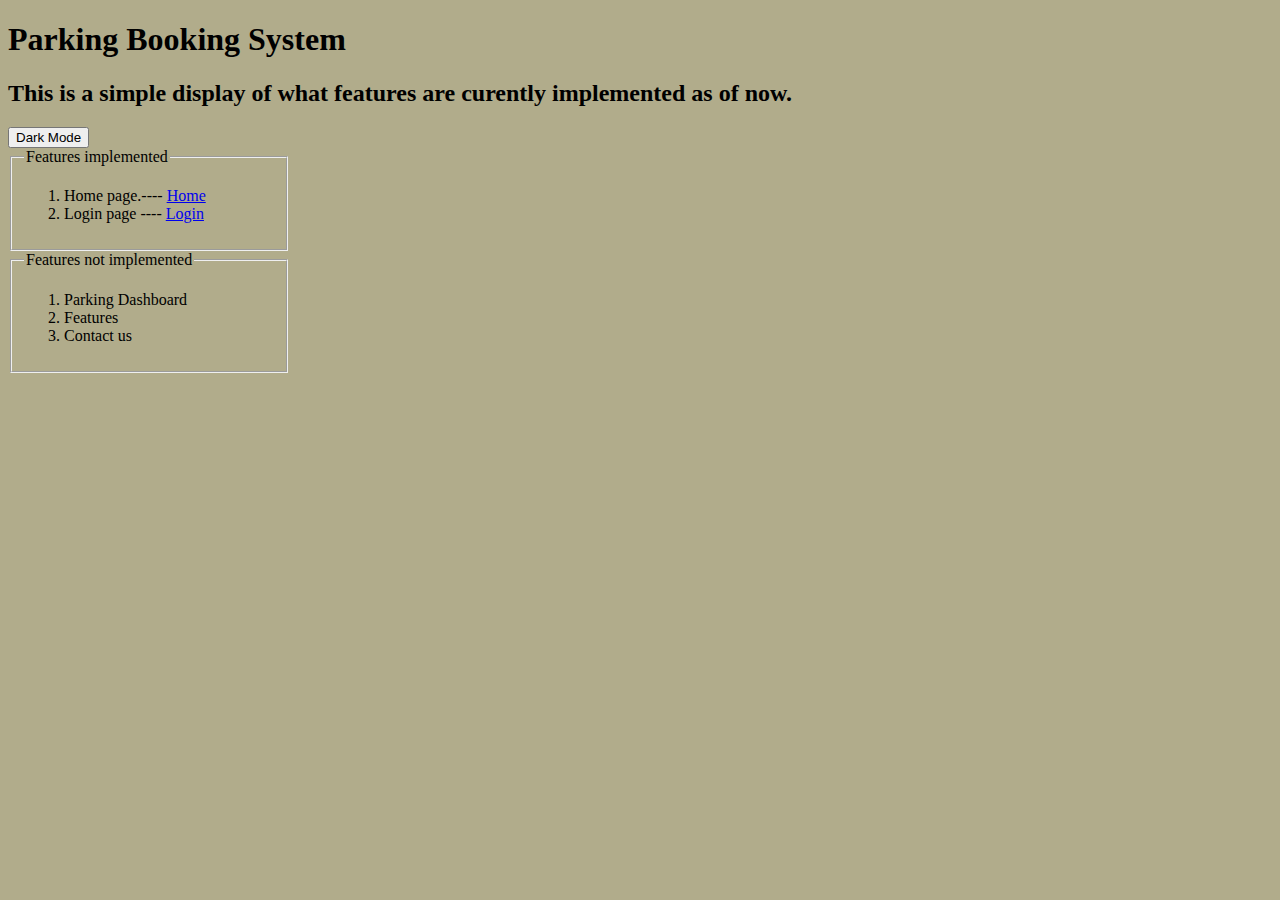
<file: index.html>
<!DOCTYPE html>

<html>
<head>
  <meta http-equiv="CONTENT-TYPE" content="text/html; charset=UTF-8">
  <meta name="viewport" content ="width=device-width initial-scale=1.0">
  <title>Testing Page</title>
  <style>
    body{
        background-color: rgb(177, 172, 139);
        
    }
  </style>
</head>
<body>
    <h1>Parking Booking System</h1>
  <h2 style="display: flex;">
    This is a simple display of what features are curently implemented as of now.
  </h2>
  <button id="toggle">Dark Mode</button>
    <fieldset style="min-width: 125px; max-width: 250px;">
      <legend>
      Features implemented
    </legend>
    <ol>
    <li>Home page.---- <a href="../html/home.html">Home</a></li>
    <li>Login page ---- <a href="../html/login.html">Login</a></li>
    </ol>

    </fieldset>
    <fieldset style="min-width: 125px; max-width: 250px;">
        <legend>Features not implemented</legend>
        <ol>
            <li>Parking Dashboard</li>
            <li>Features</li>
            <li>Contact us</li>
        </ol>
    </fieldset>
<script>
    let btn = document.getElementById("toggle");
let body = document.getElementsByTagName("body");

btn.addEventListener("click", () => {
    if (body[0].style.backgroundColor == "black"){
        body[0].style.backgroundColor = "rgb(177, 172, 139)";
        body[0].style.color = "black";
        btn.textContent = "Dark Mode";
    }
    else{
        body[0].style.transition = "2s ease-in-out"; 
        body[0].style.backgroundColor = "black";
        body[0].style.color = "white";
        btn.textContent = "Light Mode";
        
    }
});
</script>
</body>
</html>
</file>
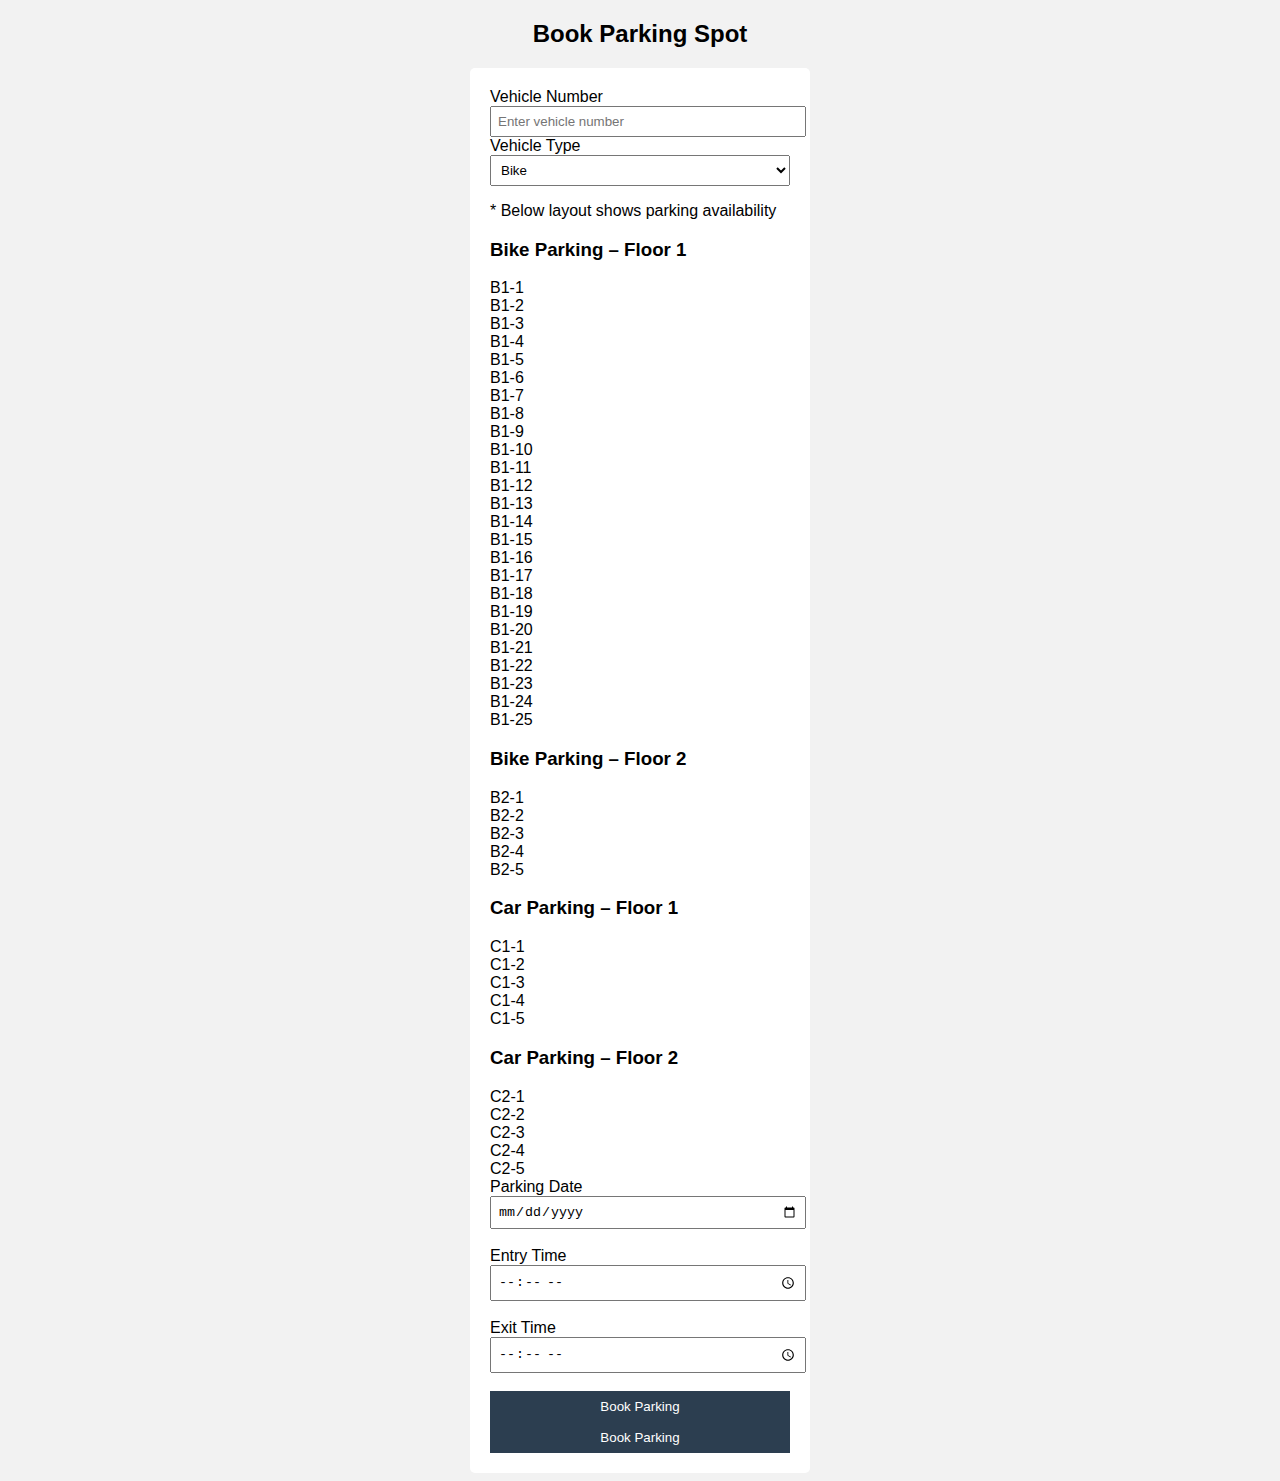
<file: html/booking.html>
<!DOCTYPE html>
<html>
<head>
    <title>Book Parking</title>
    <link rel="stylesheet" href="../CSS/booking.css">
</head>
<body>

<h2>Book Parking Spot</h2>

<form class="booking-form">

    <label>Vehicle Number</label>
    <input type="text" placeholder="Enter vehicle number">

    <label>Vehicle Type</label>
    <select>
        <option>Bike</option>
        <option>Car</option>
    </select>

    <p class="note">* Below layout shows parking availability</p>

    <h3>Bike Parking – Floor 1</h3>
    <div class="parking-grid">
        <div class="spot available">B1-1</div>
        <div class="spot taken">B1-2</div>
        <div class="spot available">B1-3</div>
        <div class="spot available">B1-4</div>
        <div class="spot taken">B1-5</div>
        <div class="spot available">B1-6</div>
        <div class="spot available">B1-7</div>
        <div class="spot taken">B1-8</div>
        <div class="spot available">B1-9</div>
        <div class="spot available">B1-10</div>
        <div class="spot available">B1-11</div>
        <div class="spot taken">B1-12</div>
        <div class="spot available">B1-13</div>
        <div class="spot available">B1-14</div>
        <div class="spot available">B1-15</div>
        <div class="spot available">B1-16</div>
        <div class="spot available">B1-17</div>
        <div class="spot taken">B1-18</div>
        <div class="spot available">B1-19</div>
        <div class="spot available">B1-20</div>
        <div class="spot available">B1-21</div>
        <div class="spot available">B1-22</div>
        <div class="spot available">B1-23</div>
        <div class="spot taken">B1-24</div>
        <div class="spot available">B1-25</div>
    </div>

    <h3>Bike Parking – Floor 2</h3>
    <div class="parking-grid">
        <div class="spot available">B2-1</div>
        <div class="spot taken">B2-2</div>
        <div class="spot available">B2-3</div>
        <div class="spot available">B2-4</div>
        <div class="spot taken">B2-5</div>
    </div>

    <h3>Car Parking – Floor 1</h3>
    <div class="parking-grid">
        <div class="spot available">C1-1</div>
        <div class="spot taken">C1-2</div>
        <div class="spot available">C1-3</div>
        <div class="spot available">C1-4</div>
        <div class="spot taken">C1-5</div>
    </div>

    <h3>Car Parking – Floor 2</h3>
    <div class="parking-grid">
        <div class="spot available">C2-1</div>
        <div class="spot taken">C2-2</div>
        <div class="spot available">C2-3</div>
        <div class="spot available">C2-4</div>
        <div class="spot taken">C2-5</div>
    </div>
        <label>Parking Date</label><br>
    <input type="date"><br><br>

    <label>Entry Time</label><br>
    <input type="time"><br><br>

    <label>Exit Time</label><br>
    <input type="time"><br><br>

    <button type="submit">Book Parking</button>
    <button type="submit">Book Parking</button>

</form>

</body>
</html>
</file>
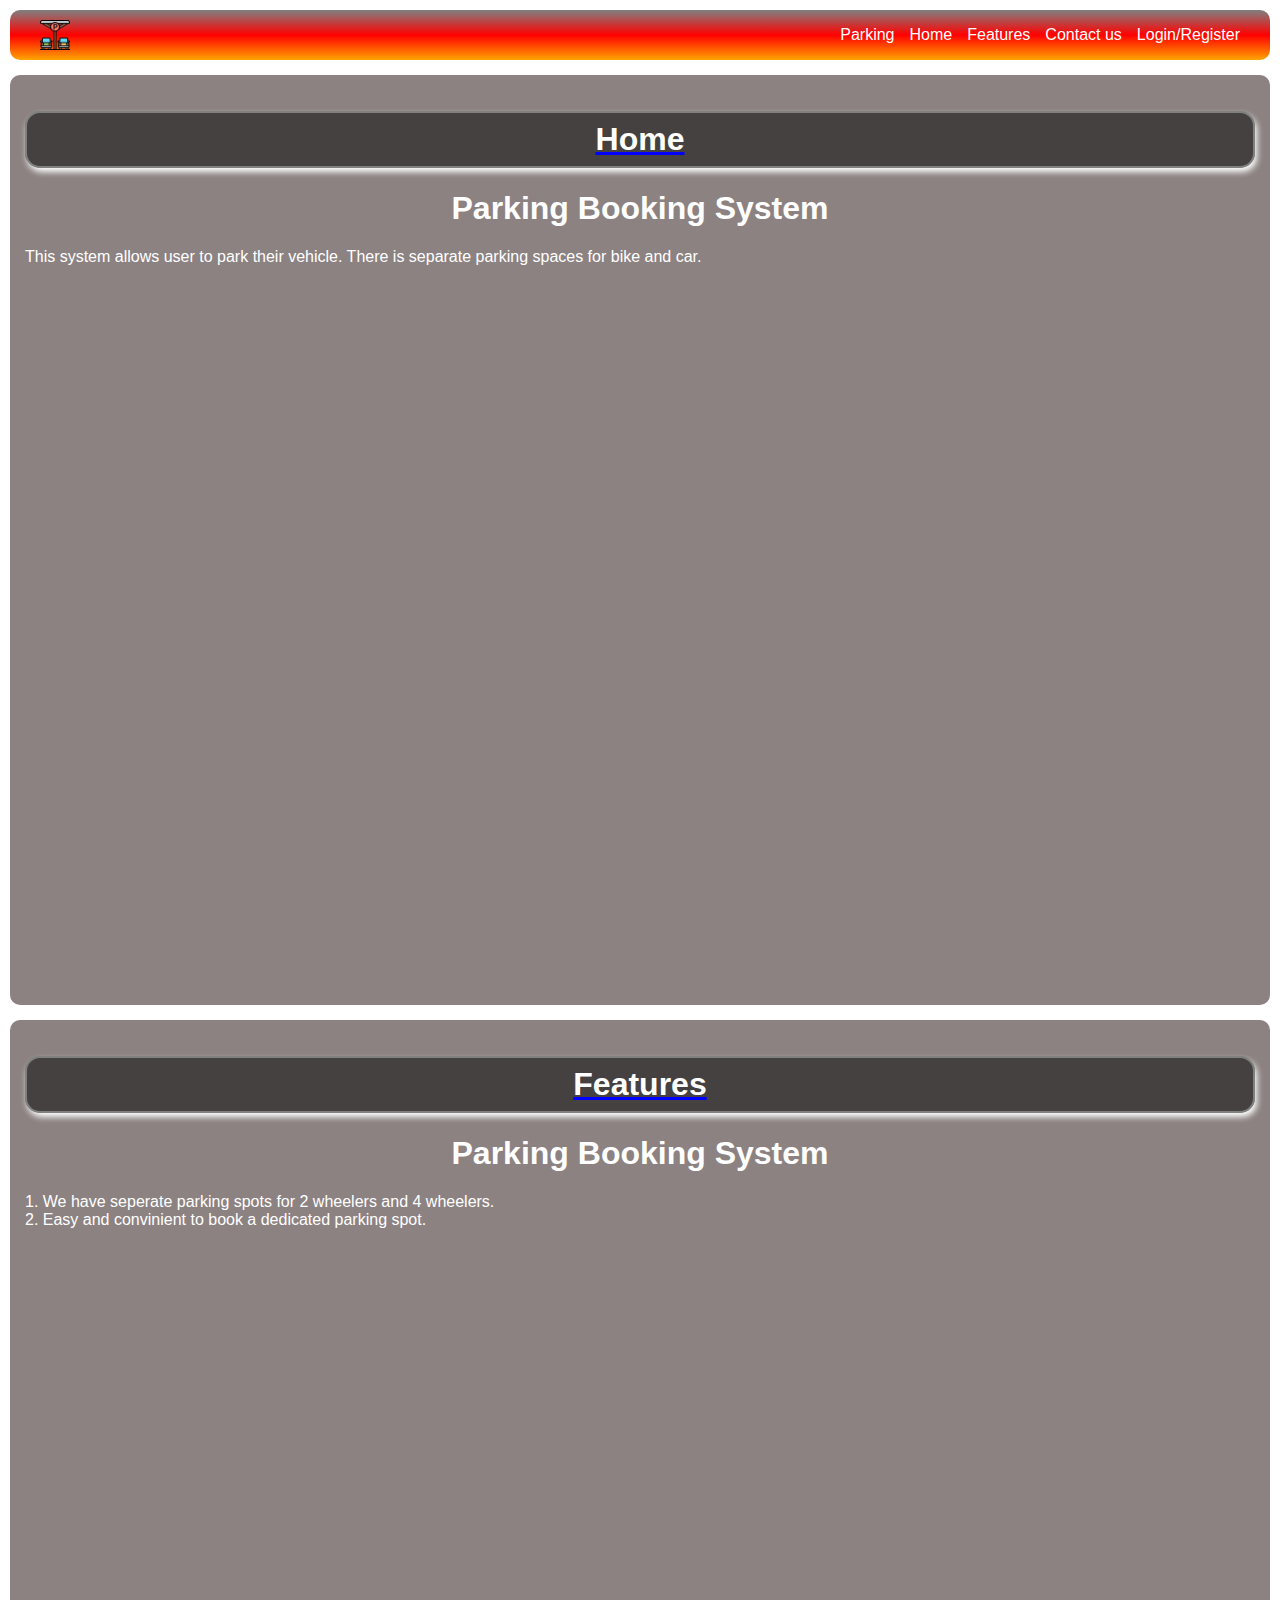
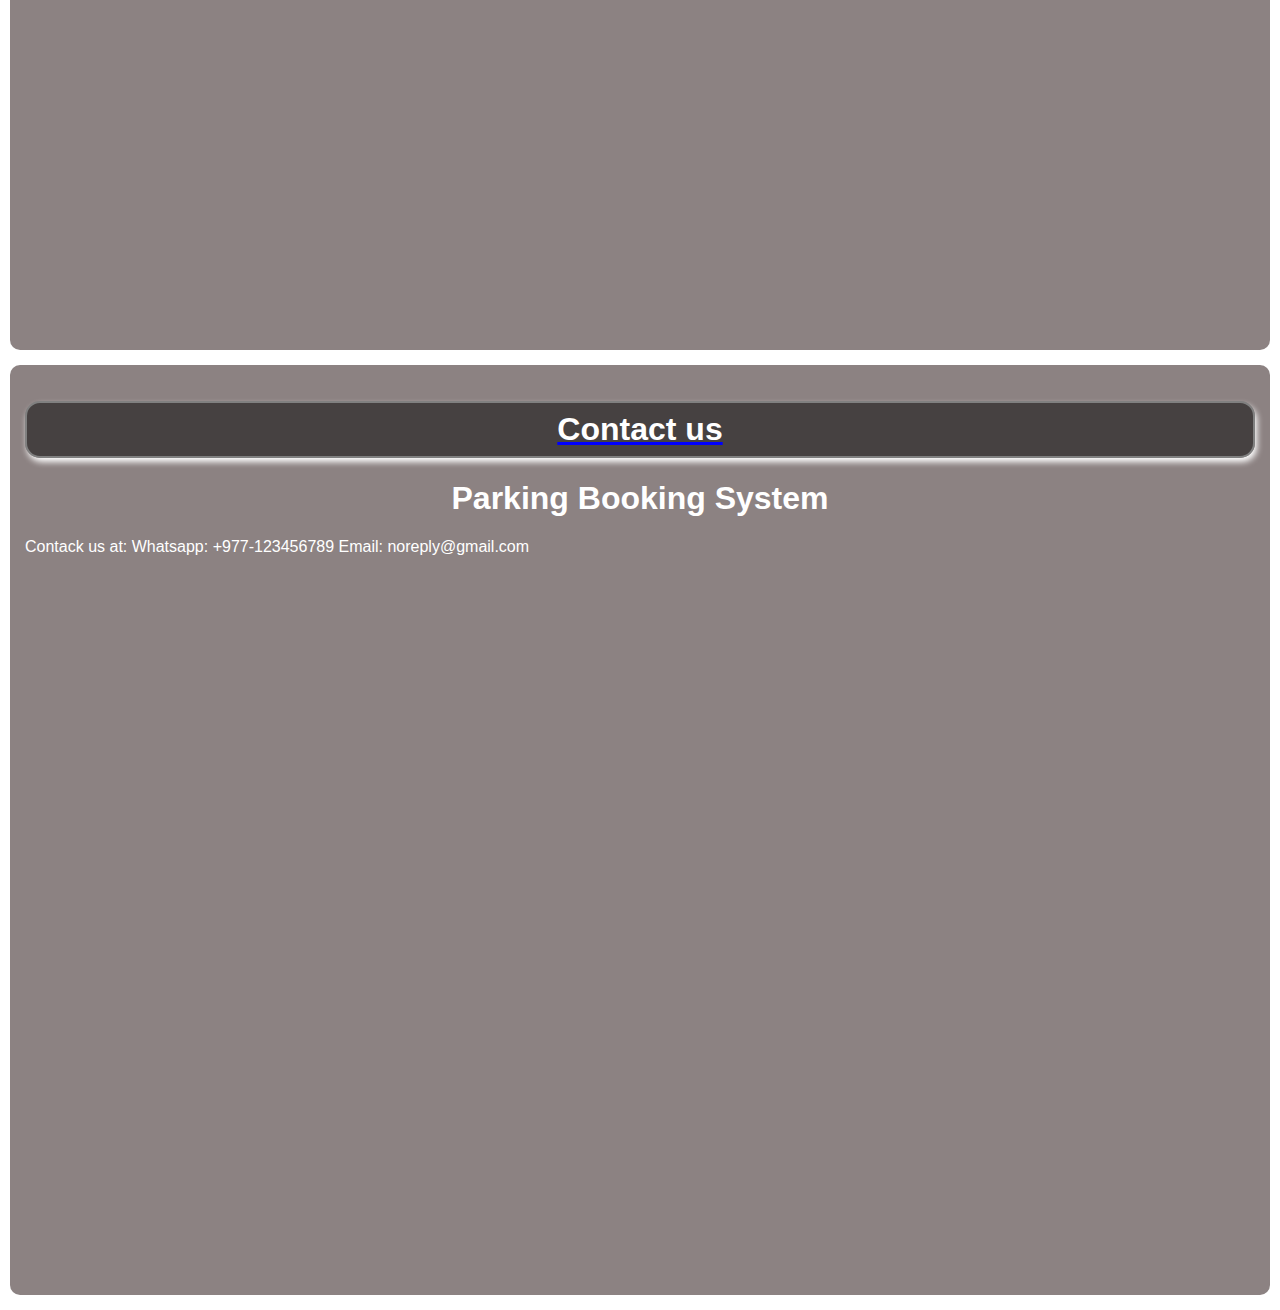
<file: html/home.html>
<!DOCTYPE html>
<html lang="en">

<head>
    <meta charset="UTF-8">
    <meta name="viewport" content="width=device-width, initial-scale=1.0">
    <title>Home</title>
    <link rel="stylesheet" href="../CSS/home.css">
</head>

<body>

<nav>
    <img src="../asset/car-park.png" width="30px" height="30px" alt="Logo" class="logo">
    <div class="nav-menu" id="navMenu">
        <ul>
            <li><a href="parking.html">Parking</a></li>
        </ul>
        <ul>
            <li>
                <a href="#home">Home</a>
            </li>
        </ul>
        <ul>
            <li><a href="#features">Features</a></li>
        </ul>
        <ul>
            <li><a href="#contact">Contact us</a></li>
        </ul>
        <ul>
            <li><a href="login.html">Login/Register</a></li>
        </ul>
    </div>
</nav>
<div id="home">
    <h1 id="top">Home</h1>
    <center><h1>Parking Booking System</h1></center>
    <p>This system allows user to park their vehicle. There is separate parking spaces for bike and car.</p>
</div>
<div id="features">
    <h1 id="top">Features</h1>
    <center><h1>Parking Booking System</h1></center>
    <p>1. We have seperate parking spots for 2 wheelers and 4 wheelers.
        <br>2. Easy and convinient to book a dedicated parking spot.
    </p>
</div>
<div id="contact">
    <h1 id="top">Contact us</h1>
    <center><h1>Parking Booking System</h1></center>
    <p>Contack us at:
        Whatsapp: +977-123456789
        Email: noreply@gmail.com
    </p>
</div>
</body>

</html>
</file>
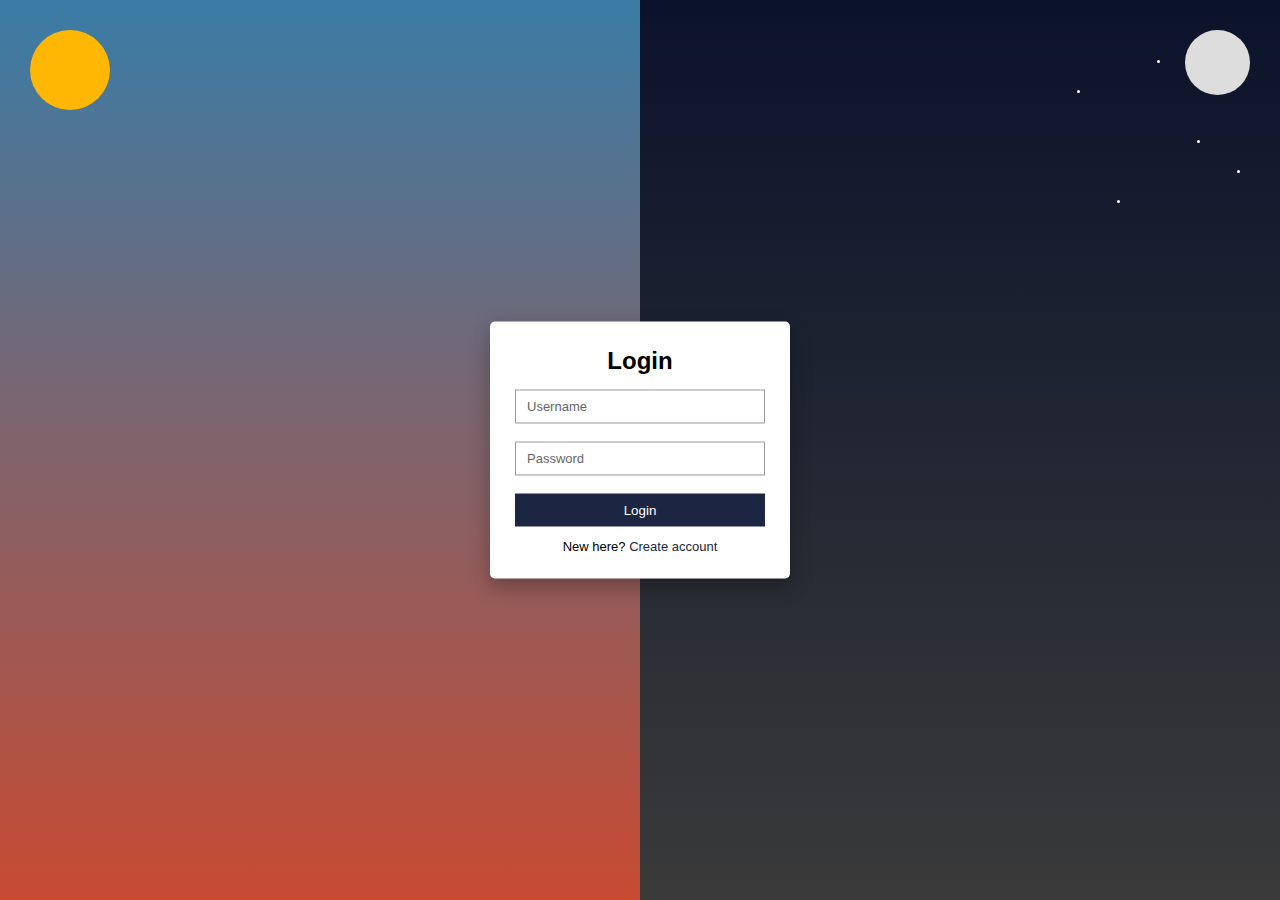
<file: html/login.html>
<!DOCTYPE html>
<html>
<head>
    <title>Login</title>
    <link rel="stylesheet" href="../CSS/login.css">
</head>
<body>
<div class="page">
    <div class="left">
        <div class="sun"></div>
    </div>
    <div class="right">
        <div class="moon"></div>
        <div class="star s1"></div>
        <div class="star s2"></div>
        <div class="star s3"></div>
        <div class="star s4"></div>
        <div class="star s5"></div>
    </div>
    <div class="box">
        <div id="login">
            <h2>Login</h2>
            <div class="field">
                <input type="text" required>
                <label>Username</label>
            </div>
            <div class="field">
                <input type="password" required>
                <label>Password</label>
            </div>
            <button>Login</button>
            <p class="switch">
                New here?
                <span onclick="showRegister()">Create account</span>
            </p>
        </div>
        <div id="register">
            <h2>Register</h2>
            <div class="field">
                <input type="text" required>
                <label>Username</label>
            </div>
            <div class="field">
                <input type="email" required>
                <label>Email</label>
            </div>
            <div class="field">
                <input type="password" required>
                <label>Password</label>
            </div>
            <button>Register</button>
            <p class="switch">
                Already have an account?
                <span onclick="showLogin()">Login</span>
            </p>
        </div>
    </div>
</div>
<script>
function showRegister() {
    document.getElementById("login").style.display = "none";
    document.getElementById("register").style.display = "block";
}
function showLogin() {
    document.getElementById("register").style.display = "none";
    document.getElementById("login").style.display = "block";
}
</script>
</body>
</html>
</file>
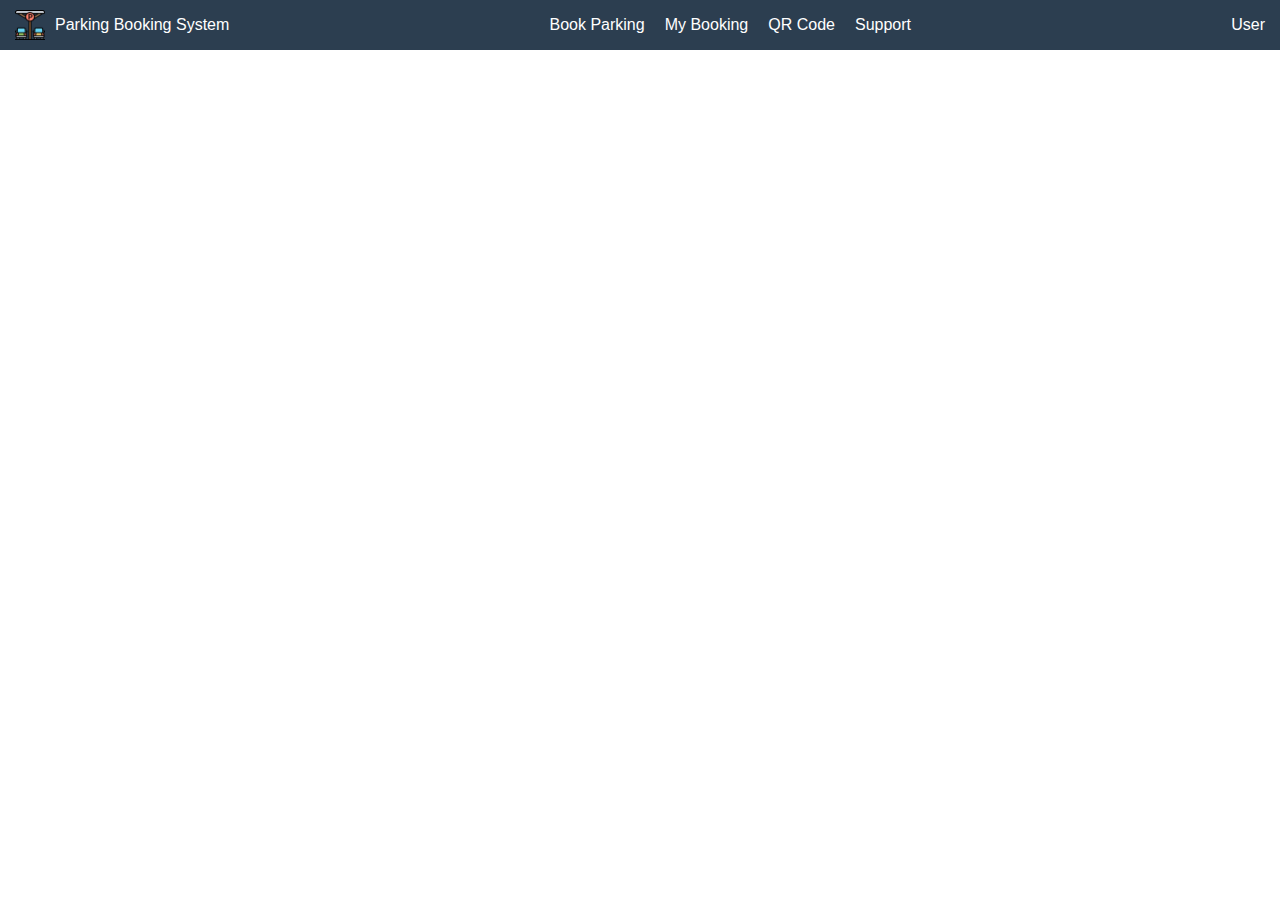
<file: html/parking.html>
<!DOCTYPE html>
<html>
<head>
    <title>Parking Booking</title>
    <link rel="stylesheet" href="../CSS/parking.css">
</head>
<body>

<div class="navbar">
    <div class="left">
        <img src="../asset/car-park.png" width="30">
        <span>Parking Booking System</span>
    </div>

    <div class="middle">
        <a href="booking.html">Book Parking</a>
        <a href="#">My Booking</a>
        <a href="#">QR Code</a>
        <a href="#">Support</a>
    </div>

    <div class="right">
        <span>User</span>
    </div>
</div>

</body>
</html>
</file>
<file: CSS/booking.css>
body {
    font-family: Arial;
    background-color: #f2f2f2;
}

h2 {
    text-align: center;
}

.booking-form {
    width: 300px;
    margin: auto;
    background-color: white;
    padding: 20px;
    border-radius: 5px;
}

.booking-form input,
.booking-form select {
    width: 100%;
    padding: 6px;
}

.booking-form button {
    width: 100%;
    padding: 8px;
    background-color: #2c3e50;
    color: white;
    border: none;
    cursor: pointer;
}

.booking-form button:hover {
    background-color: #1a252f;
}
</file>
<file: CSS/home.css>
:root {
    --img-pad: 10px 30px;
}

body {
    background-image: linear-gradient (rgba(185, 179, 179, 0.9), rgba(79, 79, 105, 0.2), rgba(38, 42, 38, 0.8)), url("../asset/main_bg.png");
    background-repeat: no-repeat;
    background-position: center;
    background-size: cover;
    background-attachment: fixed;
    color: white;
    margin: 10px;
    font-family: Arial;
}

a {
    color: white;
    text-decoration: none;
}

a:hover {
    text-decoration: underline;
}

nav {
    display: flex;
    align-items: center;
    gap: 15px;
    padding: var(--img-pad);
    background: linear-gradient(grey, red, orange);
    border-radius: 10px;
    flex-wrap: wrap;
}

.logo {
    margin-right: auto;
}

.nav-menu {
    display: flex;
    gap: 15px;
    flex-wrap: wrap;
}

ul {
    list-style: none;
    padding: 0;
    margin: 0;
}
#home,
#features,
#contact {
    background: rgba(26, 5, 5, 0.5);
    padding: 15px;
    margin: 15px 0;
    border-radius: 10px;
    min-height: 100vh;
}
#top {
    text-align: center;
    text-decoration: underline blue;
    border: 2px solid grey;
    padding: 8px;
    border-radius: 15px;
    background: rgba(0, 0, 0, 0.5);
    box-shadow: 2px 4px 6px white;
}
@media screen and (max-width: 600px) {

    nav {
        flex-direction: column;
        padding: 15px;
        gap: 10px;
    }

    .logo {
        margin: 0;
    }

    .nav-menu {
        flex-direction: column;
        align-items: center;
        gap: 8px;
    }

    .nav-menu ul li a {
        font-size: 16px;
    }

    #home,
    #features,
    #contact {
        padding: 12px;
        min-height: auto;
    }
}
</file>
<file: CSS/login.css>
* {
    margin: 0;
    padding: 0;
    box-sizing: border-box;
    font-family: Arial;
}

body {
    height: 100vh;
}

.page {
    height: 100vh;
    display: flex;
}

.left {
    width: 50%;
    background: linear-gradient(#3A7CA5, #C84B31);
    position: relative;
}

.right {
    width: 50%;
    background: linear-gradient(#0B132B, #3A3A3A);
    position: relative;
}

.sun {
    width: 80px;
    height: 80px;
    background: #FFB703;
    border-radius: 50%;
    position: absolute;
    top: 30px;
    left: 30px;
}

.moon {
    width: 65px;
    height: 65px;
    background: #ddd;
    border-radius: 50%;
    position: absolute;
    top: 30px;
    right: 30px;
}

.star {
    width: 3px;
    height: 3px;
    background: white;
    border-radius: 50%;
    position: absolute;
}

.s1 { top: 60px; right: 120px; }
.s2 { top: 140px; right: 80px; }
.s3 { top: 200px; right: 160px; }
.s4 { top: 90px; right: 200px; }
.s5 { top: 170px; right: 40px; }

.box {
    position: absolute;
    top: 50%;
    left: 50%;
    transform: translate(-50%, -50%);
    background: white;
    padding: 25px;
    width: 300px;
    border-radius: 5px;
    box-shadow: 0 8px 20px rgba(0,0,0,0.3);
}

.box h2 {
    text-align: center;
    margin-bottom: 15px;
}

.field {
    position: relative;
    margin-bottom: 18px;
}

.field input {
    width: 100%;
    padding: 8px;
    border: 1px solid #999;
    outline: none;
    font-size: 14px;
}

.field label {
    position: absolute;
    left: 8px;
    top: 50%;
    transform: translateY(-50%);
    color: #666;
    font-size: 13px;
    background: white;
    padding: 0 4px;
}

.field input:focus + label,
.field input:valid + label {
    top: -7px;
    font-size: 11px;
    color: #1C2541;
}

.box button {
    width: 100%;
    padding: 9px;
    background: #1C2541;
    color: white;
    border: none;
    cursor: pointer;
}

.box button:hover {
    background: #0B132B;
}

.switch {
    text-align: center;
    margin-top: 12px;
    font-size: 13px;
}

.switch span {
    color: #1C2541;
    cursor: pointer;
}

#register {
    display: none;
}
</file>
<file: CSS/parking.css>
body {
    margin: 0;
    font-family: Arial;
}
.navbar {
    background-color: #2c3e50;
    color: white;
    padding: 10px 15px;
    display: flex;
    align-items: center;
    justify-content: space-between;
    flex-wrap: wrap; 
}
.left {
    display: flex;
    align-items: center;
    gap: 10px;
}
.middle {
    display: flex;
    justify-content: center;
    gap: 10px;
    flex-wrap: wrap;
}
.middle a {
    color: white;
    text-decoration: none;
    margin: 5px;
}
.middle a:hover {
    text-decoration: underline;
}
.right {
    text-align: right;
}
@media screen and (max-width: 600px) {
    .navbar {
        flex-direction: column;
        align-items: flex-start;
        gap: 10px;
    }

    .middle {
        justify-content: flex-start;
        width: 100%;
        gap: 5px;
    }

    .right {
        text-align: left;
        width: 100%;
    }
}
</file>
